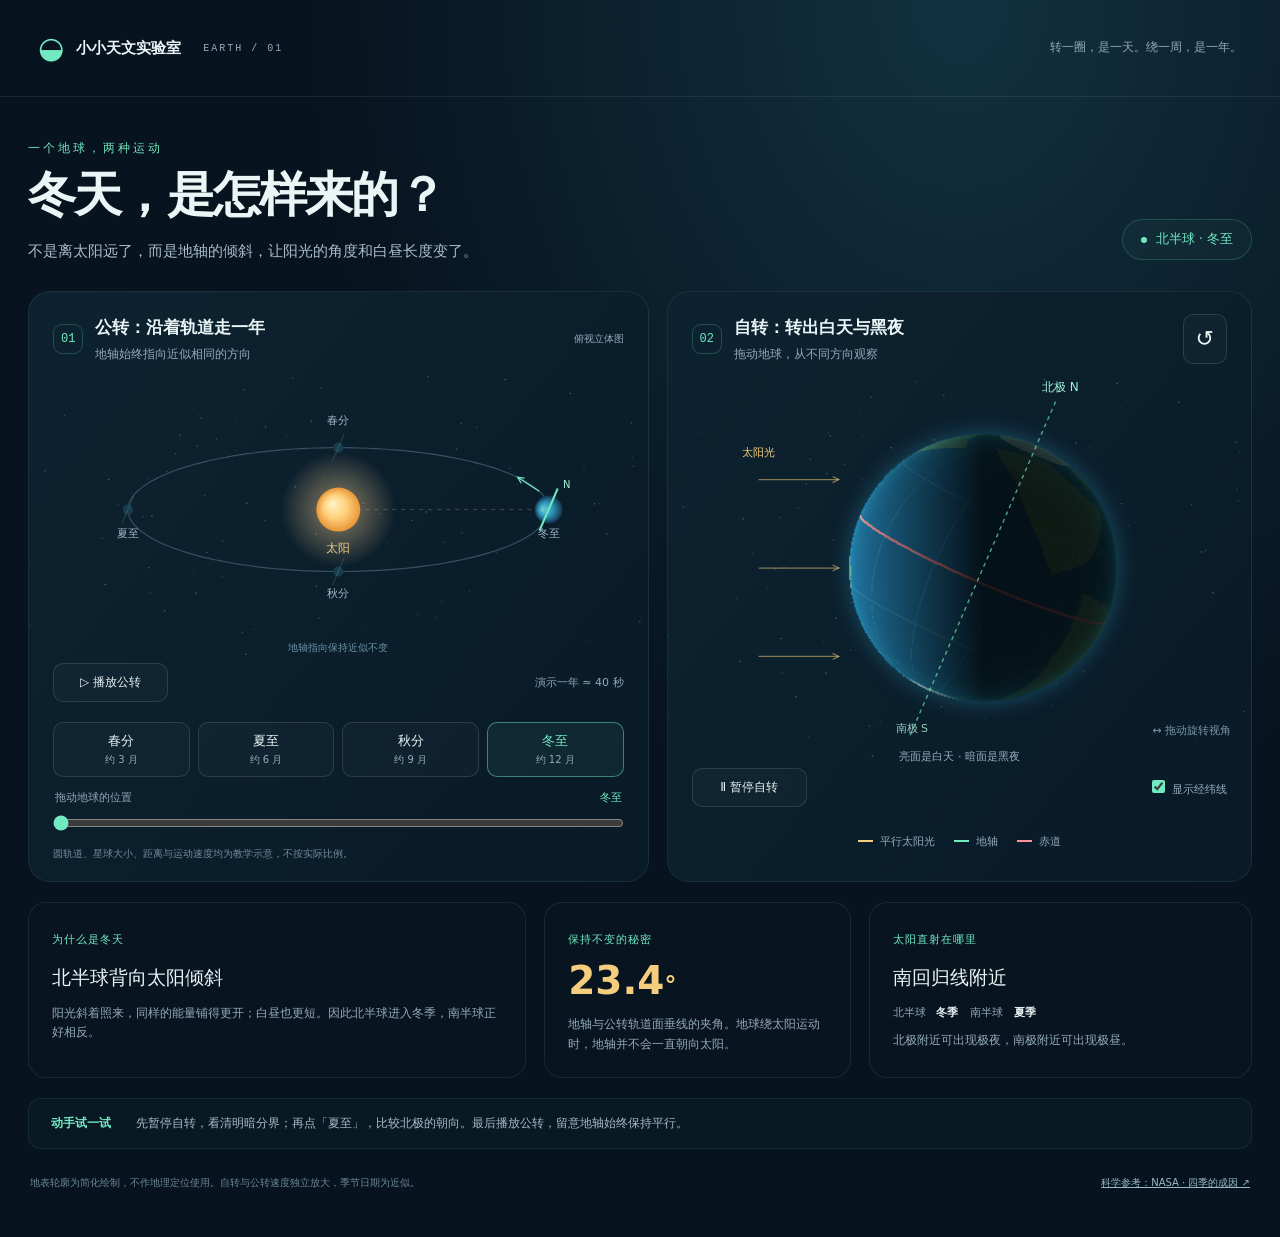
<file: earth-motion-3d/index.html>
<!doctype html><html lang="zh-CN"><head><meta charset="UTF-8"><meta name="viewport" content="width=device-width,initial-scale=1"><meta name="theme-color" content="#07131f"><title>地球的两种舞步 · 3D 天文实验室</title><link rel="stylesheet" href="style.css"></head><body>
<header><a class="brand" href="#"><span class="brand-icon">◒</span> 小小天文实验室 <span class="tag">EARTH / 01</span></a><span class="header-note">转一圈，是一天。绕一周，是一年。</span></header>
<main><section class="intro"><div><p class="eyebrow">一个地球，两种运动</p><h1>冬天，是怎样来的？</h1><p class="lead">不是离太阳远了，而是地轴的倾斜，让阳光的角度和白昼长度变了。</p></div><div class="season-pill"><i></i><span id="seasonLabel">北半球 · 冬至</span></div></section>
<section class="lab"><div class="orbital panel"><div class="panel-title"><span class="number">01</span><div><h2>公转：沿着轨道走一年</h2><p>地轴始终指向近似相同的方向</p></div><span class="live">俯视立体图</span></div><canvas id="orbit" aria-label="太阳居中，地球沿轨道公转的三维示意图"></canvas><div class="orbit-controls"><button id="orbitPlay" aria-pressed="false">▷ 播放公转</button><span>演示一年 ≈ 40 秒</span></div><div class="seasons" role="group" aria-label="选择节气"><button data-angle="90">春分<small>约 3 月</small></button><button data-angle="180">夏至<small>约 6 月</small></button><button data-angle="270">秋分<small>约 9 月</small></button><button data-angle="0" class="active">冬至<small>约 12 月</small></button></div><label class="range-label" for="year">拖动地球的位置 <span id="phase">冬至</span></label><input type="range" id="year" min="0" max="359" value="0" aria-label="公转位置"><p class="scale-note">圆轨道、星球大小、距离与运动速度均为教学示意，不按实际比例。</p></div>
<div class="earth panel"><div class="panel-title"><span class="number">02</span><div><h2>自转：转出白天与黑夜</h2><p>拖动地球，从不同方向观察</p></div><button class="icon" id="reset" aria-label="恢复观察视角">↺</button></div><div class="globe-wrap"><canvas id="globe" aria-label="可拖动的三维地球，显示日照、地轴和赤道"></canvas><span class="drag-hint">↔ 拖动旋转视角</span></div><div class="globe-controls"><button id="spinPlay" aria-pressed="true">Ⅱ 暂停自转</button><label><input id="lines" type="checkbox" checked> 显示经纬线</label></div><div class="legend"><span><i class="yellow"></i>平行太阳光</span><span><i class="mint"></i>地轴</span><span><i class="coral"></i>赤道</span></div></div></section>
<section class="insights"><article><span class="mini">为什么是冬天</span><h3 id="reasonTitle">北半球背向太阳倾斜</h3><p id="reason">阳光斜着照来，同样的能量铺得更开；白昼也更短。因此北半球进入冬季，南半球正好相反。</p></article><article><span class="mini">保持不变的秘密</span><div class="big">23.4<span>°</span></div><p>地轴与公转轨道面垂线的夹角。地球绕太阳运动时，地轴并不会一直朝向太阳。</p></article><article><span class="mini">太阳直射在哪里</span><h3 id="direct">南回归线附近</h3><div class="hemispheres"><span>北半球 <b id="north">冬季</b></span><span>南半球 <b id="south">夏季</b></span></div><p id="dayNote">北极附近可出现极夜，南极附近可出现极昼。</p></article></section>
<section class="try"><strong>动手试一试</strong><p>先暂停自转，看清明暗分界；再点「夏至」，比较北极的朝向。最后播放公转，留意地轴始终保持平行。</p></section>
<footer>地表轮廓为简化绘制，不作地理定位使用。自转与公转速度独立放大，季节日期为近似。<a href="https://spaceplace.nasa.gov/seasons/en/" target="_blank" rel="noopener">科学参考：NASA · 四季的成因 ↗</a></footer></main><script src="app.js"></script></body></html>
</file>
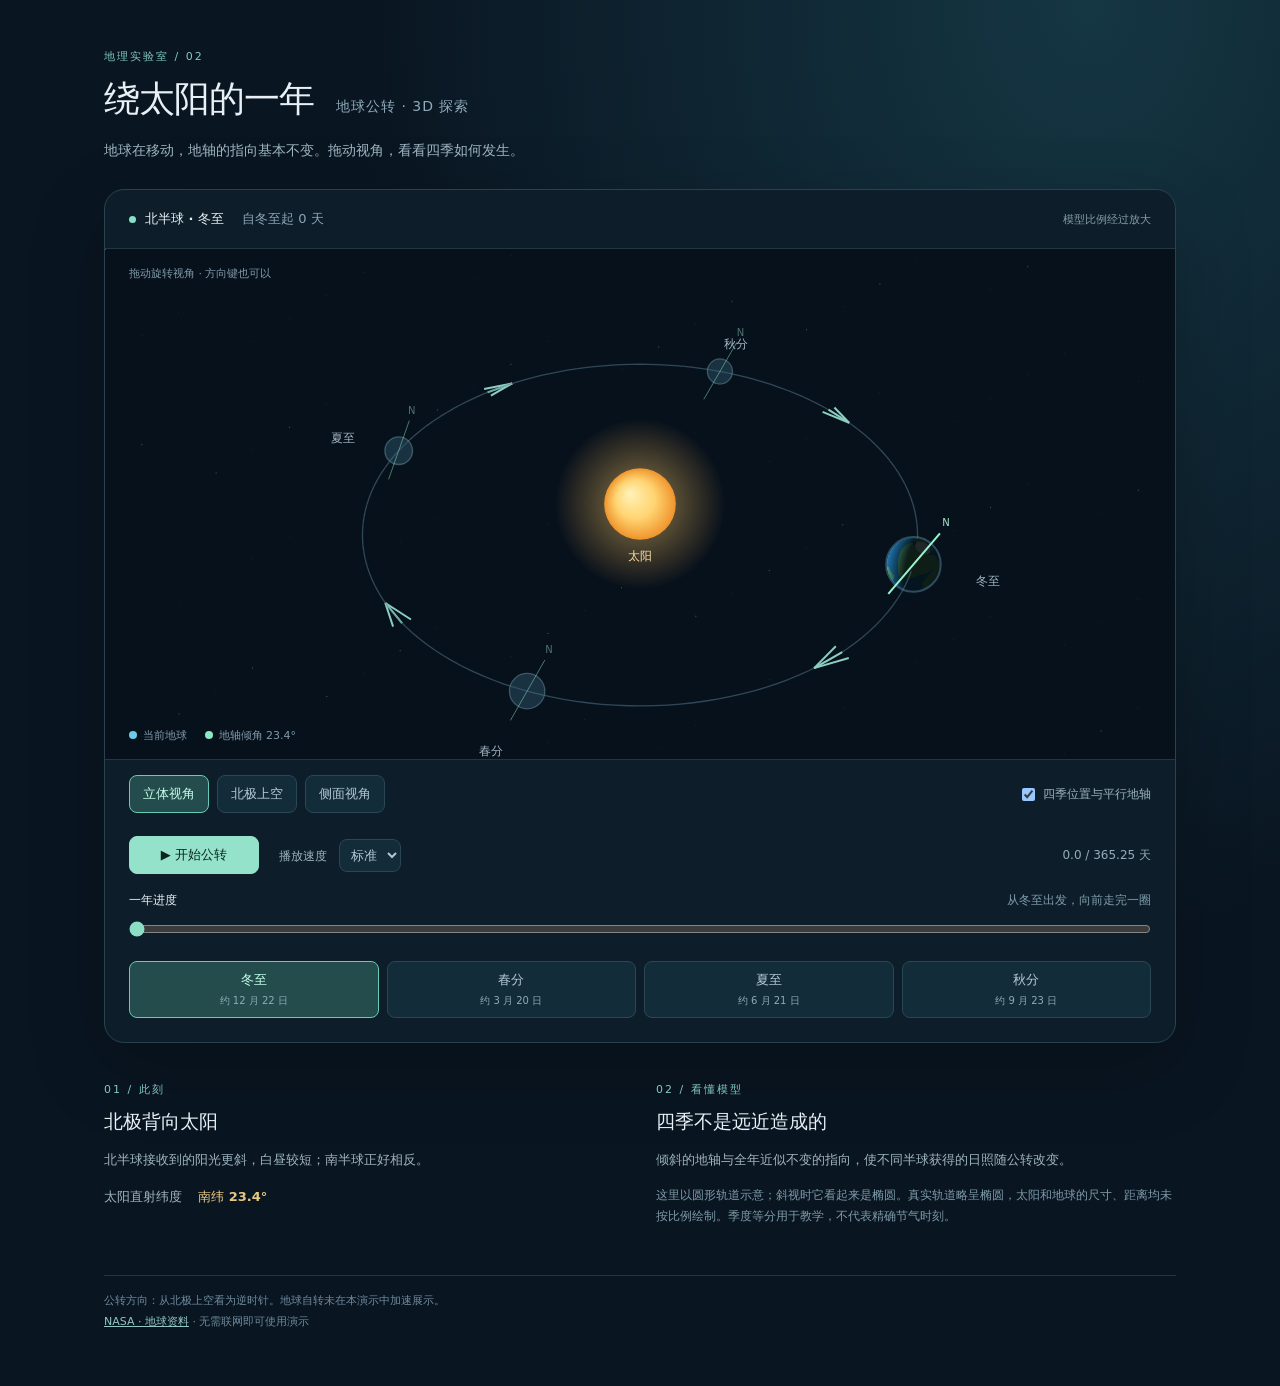
<file: earth-orbit-3d/index.html>
<!doctype html>
<html lang="zh-CN">
<head>
<meta charset="utf-8"><meta name="viewport" content="width=device-width, initial-scale=1">
<meta name="theme-color" content="#091521"><title>绕太阳的一年 · 地球公转 3D</title>
<link rel="stylesheet" href="style.css">
<script defer src="model.js"></script><script defer src="app.js"></script>
</head>
<body>
<main>
<header><p class="eyebrow">地理实验室 / 02</p><h1>绕太阳的一年<span>地球公转 · 3D 探索</span></h1><p class="intro">地球在移动，地轴的指向基本不变。拖动视角，看看四季如何发生。</p></header>
<section class="experiment" aria-label="地球公转交互演示">
<div class="scene-head"><div><span class="dot"></span><strong id="season">北半球 · 冬至</strong><span id="day">自冬至起 0 天</span></div><span class="badge">模型比例经过放大</span></div>
<div class="viewport"><canvas id="scene" tabindex="0" role="img" aria-label="三维地球公转模型。拖动改变视角，也可用方向键旋转，或使用下方视角按钮。"></canvas><div class="hint">拖动旋转视角 · 方向键也可以</div><div class="legend"><span class="earth-key"></span>当前地球 <span class="axis-key"></span>地轴倾角 23.4°</div></div>
<div class="view-controls" aria-label="视角控制"><button data-view="oblique" aria-pressed="true">立体视角</button><button data-view="top" aria-pressed="false">北极上空</button><button data-view="side" aria-pressed="false">侧面视角</button><label><input id="ghosts" type="checkbox" checked> 四季位置与平行地轴</label></div>
<div class="transport"><button id="play" class="primary" aria-pressed="false">▶ 开始公转</button><label class="speed">播放速度 <select id="speed"><option value="0.12">慢速</option><option value="0.25" selected>标准</option><option value="0.6">快速</option></select></label><output id="progress">0 / 365.25 天</output></div>
<label class="timeline-label" for="timeline">一年进度 <span>从冬至出发，向前走完一圈</span></label><input id="timeline" class="timeline" type="range" min="0" max="365.25" step="0.25" value="0" aria-valuetext="自冬至起 0 天">
<div class="seasons"><button data-phase="0" aria-pressed="true"><b>冬至</b><span>约 12 月 22 日</span></button><button data-phase="1" aria-pressed="false"><b>春分</b><span>约 3 月 20 日</span></button><button data-phase="2" aria-pressed="false"><b>夏至</b><span>约 6 月 21 日</span></button><button data-phase="3" aria-pressed="false"><b>秋分</b><span>约 9 月 23 日</span></button></div>
</section>
<section class="notes"><article><span class="number">01 / 此刻</span><h2 id="explain-title">北极背向太阳</h2><p id="explain">北半球接收到的阳光更斜，白昼较短；南半球正好相反。</p><p class="metric">太阳直射纬度 <strong id="declination">南纬 23.4°</strong></p></article><article><span class="number">02 / 看懂模型</span><h2>四季不是远近造成的</h2><p>倾斜的地轴与全年近似不变的指向，使不同半球获得的日照随公转改变。</p><p class="fine">这里以圆形轨道示意；斜视时它看起来是椭圆。真实轨道略呈椭圆，太阳和地球的尺寸、距离均未按比例绘制。季度等分用于教学，不代表精确节气时刻。</p></article></section>
<footer>公转方向：从北极上空看为逆时针。地球自转未在本演示中加速展示。<br><a href="https://science.nasa.gov/earth/facts/" target="_blank" rel="noopener noreferrer">NASA · 地球资料</a> · 无需联网即可使用演示</footer>
</main></body></html>
</file>
<file: earth-motion-3d/style.css>
:root{color-scheme:dark;--bg:#07131f;--panel:#0b1d2a;--muted:#93aabb;--text:#eaf5f5;--mint:#72e9c1;--gold:#f4cd7d}*{box-sizing:border-box}body{margin:0;background:radial-gradient(ellipse at 75% 0,#123140 0,transparent 48%),var(--bg);font:15px/1.6 system-ui,-apple-system,'Segoe UI',sans-serif;color:var(--text)}header{max-width:1400px;margin:auto;padding:24px 38px;display:flex;align-items:center;justify-content:space-between;border-bottom:1px solid #ffffff12}.brand{display:flex;gap:12px;align-items:center;text-decoration:none;color:var(--text);font-weight:650}.brand-icon{color:var(--mint);font-size:30px}.tag{font:10px monospace;letter-spacing:2px;color:var(--muted);margin-left:10px}.header-note{font-size:12px;color:var(--muted)}main{max-width:1320px;margin:auto;padding:42px 28px 20px}.intro{display:flex;align-items:end;justify-content:space-between;gap:20px;margin-bottom:28px}.eyebrow{color:var(--mint);font-size:12px;letter-spacing:3px;margin:0 0 8px}h1{font-size:clamp(30px,4vw,48px);letter-spacing:-1.8px;line-height:1.2;margin:0 0 15px;font-weight:650}.lead{color:#a9bdc9;max-width:580px;margin:0}.season-pill{border:1px solid #70e9c130;background:#72e9c108;border-radius:24px;white-space:nowrap;padding:9px 18px;color:var(--mint);font-size:13px;margin-bottom:3px}.season-pill i{display:inline-block;width:6px;height:6px;background:var(--mint);border-radius:100%;margin-right:9px}.lab{display:grid;grid-template-columns:1.06fr 1fr;gap:18px}.panel{background:linear-gradient(130deg,#0d2230,#091a28);border:1px solid #b4e5ee16;border-radius:22px;overflow:hidden}.panel-title{display:flex;gap:12px;align-items:center;padding:22px 24px 4px}.number{font:12px monospace;color:var(--mint);border:1px solid #72e9c13a;border-radius:9px;padding:7px}h2{font-size:17px;margin:0;font-weight:600}.panel-title p{color:var(--muted);font-size:12px;margin:4px 0 0}.live{font-size:10px;color:var(--muted);margin-left:auto}.panel-title .icon{margin-left:auto;padding:6px 12px;font-size:22px}canvas{display:block;width:100%;touch-action:none}#orbit{height:295px}#globe{height:400px;cursor:grab}.globe-wrap{position:relative}.drag-hint{position:absolute;bottom:29px;right:20px;color:#7895a9;font-size:11px;pointer-events:none}button{font:inherit;border-radius:10px;cursor:pointer;border:1px solid #ffffff1f;background:#ffffff06;color:var(--text);padding:9px 14px;transition:.15s}button:hover{background:#ffffff13;border-color:#72e9c15a}button:focus-visible,input:focus-visible{outline:2px solid var(--mint);outline-offset:3px}.orbit-controls,.globe-controls{display:flex;justify-content:space-between;align-items:center;padding:0 24px 12px;gap:12px}.orbit-controls>span,.globe-controls label{font-size:11px;color:var(--muted)}#spinPlay,#orbitPlay{font-size:12px;min-width:115px}.seasons{display:grid;grid-template-columns:repeat(4,1fr);gap:8px;padding:0 24px;margin:8px 0 12px}.seasons button{font-size:13px;padding:8px}.seasons small{display:block;color:var(--muted);font-size:10px}.seasons button.active{border-color:#72e9c177;background:#72e9c110;color:var(--mint)}.range-label{display:flex;justify-content:space-between;color:var(--muted);font-size:11px;padding:0 26px}.range-label span{color:var(--mint)}input[type=range]{width:calc(100% - 48px);margin:8px 24px 0;accent-color:var(--mint)}input[type=checkbox]{accent-color:var(--mint)}.scale-note{font-size:10px;color:#718b9d;margin:8px 24px 19px}.legend{display:flex;gap:19px;justify-content:center;color:var(--muted);font-size:11px;padding:14px 15px 20px}.legend i{display:inline-block;width:15px;height:2px;margin:0 7px 3px 0}.yellow{background:var(--gold)}.mint{background:var(--mint)}.coral{background:#fd9298}.insights{display:grid;grid-template-columns:1.3fr .8fr 1fr;gap:18px;margin:20px 0}.insights article{border:1px solid #ffffff13;border-radius:18px;padding:23px;background:#ffffff02}.mini{font-size:11px;color:var(--mint);letter-spacing:1px}h3{font-size:19px;font-weight:550;margin:12px 0}.insights p{font-size:12px;color:var(--muted);margin:9px 0 0}.big{font-size:39px;font-weight:550;line-height:1.3;margin:6px 0;color:var(--gold)}.big span{font-size:24px}.hemispheres{display:flex;gap:12px;font-size:11px;color:var(--muted)}.hemispheres b{color:var(--text);margin-left:7px}.try{display:flex;gap:25px;padding:15px 22px;background:#72e9c107;border:1px solid #72e9c118;border-radius:13px;align-items:center}.try strong{color:var(--mint);white-space:nowrap;font-size:12px}.try p{color:#a5bbc7;font-size:12px;margin:0}footer{display:flex;justify-content:space-between;gap:20px;color:#6d8798;font-size:10px;margin:26px 2px}footer a{color:#9ab9c8;white-space:nowrap}@media(max-width:760px){header{padding:16px 20px}.header-note,.tag{display:none}main{padding:28px 16px 15px}.intro{align-items:start;flex-direction:column;gap:16px}.lead{font-size:13px}.lab{grid-template-columns:1fr}.earth{grid-row:1}.panel-title{padding:18px 18px 4px}#globe{height:335px}#orbit{height:250px}.insights{grid-template-columns:1fr}.insights article{padding:18px}.try{align-items:start;gap:14px;flex-direction:column}.try p{font-size:12px}footer{flex-direction:column}.live{display:none}.legend{padding-top:6px}.season-pill{font-size:12px}}@media(prefers-reduced-motion:reduce){*{scroll-behavior:auto!important}}
</file>
<file: earth-orbit-3d/style.css>
:root{color-scheme:dark;font-family:system-ui,-apple-system,"Segoe UI",sans-serif;color:#e8f0f6;background:#091521;font-synthesis:none}*{box-sizing:border-box}body{margin:0;background:radial-gradient(ellipse at 85% 0,#153643 0,transparent 48%)}main{max-width:1120px;margin:auto;padding:38px 24px}header{margin-bottom:26px}.eyebrow,.number{font-size:11px;letter-spacing:2px;color:#81c9c2}h1{font-size:36px;letter-spacing:-1px;margin:10px 0}h1 span{display:inline-block;font-size:14px;font-weight:400;letter-spacing:1px;color:#90aaba;margin-left:22px}.intro{font-size:14px;color:#9eb4c1;line-height:1.8}.experiment{border:1px solid #29424f;border-radius:20px;background:#0d1e2a;overflow:hidden;box-shadow:0 25px 80px #0003}.scene-head{padding:20px 24px;display:flex;justify-content:space-between;gap:12px;align-items:center;border-bottom:1px solid #213744;font-size:13px}.scene-head #day{margin-left:18px;color:#8ba5b7;font-variant-numeric:tabular-nums}.dot{display:inline-block;width:7px;height:7px;background:#86e0c7;border-radius:100%;margin-right:9px}.badge{color:#859ba9;font-size:11px}.viewport{position:relative;height:510px;background:#07111c}canvas{display:block;width:100%;height:100%;touch-action:none;cursor:grab}canvas:active{cursor:grabbing}.hint,.legend{position:absolute;pointer-events:none;color:#8099aa;font-size:11px}.hint{left:24px;top:17px}.legend{bottom:16px;left:24px}.earth-key,.axis-key{display:inline-block;width:8px;height:8px;margin:0 6px 0 14px;border-radius:50%;background:#6dcbe7}.earth-key{margin-left:0}.axis-key{background:#8de7c3}.view-controls{padding:15px 24px;display:flex;gap:8px;flex-wrap:wrap;border-top:1px solid #213744;align-items:center}.view-controls label{margin-left:auto;color:#9bb2bf;font-size:12px;display:flex;align-items:center;gap:5px}button,select{font:inherit;font-size:13px;color:#b3c8d4;background:#132c39;border:1px solid #294754;border-radius:8px;padding:9px 13px;cursor:pointer}button:hover{background:#214454;color:#fff}button[aria-pressed=true]{background:#244c4c;border-color:#67cbb5;color:#c3ffe9}button:focus-visible,select:focus-visible,input:focus-visible,canvas:focus-visible{outline:2px solid #ffcc6d;outline-offset:3px}.transport{padding:8px 24px 18px;display:flex;align-items:center;gap:20px}.primary{background:#93e2c9;color:#09251e;border-color:#93e2c9;font-weight:650;min-width:130px}.primary:hover{background:#b5f4dd;color:#09251e}.speed{font-size:12px;color:#9cb2bf}.speed select{margin-left:8px;padding:7px}output{margin-left:auto;font-size:12px;font-variant-numeric:tabular-nums;color:#92acba}.timeline-label{display:flex;justify-content:space-between;font-size:12px;margin:0 24px 8px}.timeline-label span{color:#7f9dac}.timeline{display:block;width:calc(100% - 48px);margin:12px 24px;accent-color:#8bddc5;cursor:pointer}.seasons{display:grid;grid-template-columns:repeat(4,1fr);gap:8px;padding:12px 24px 24px}.seasons button{display:flex;flex-direction:column;align-items:center;gap:5px}.seasons b{font-size:13px}.seasons span{font-size:10px;color:#8eabb8}.notes{display:grid;grid-template-columns:1fr 1fr;gap:32px;margin:30px 0}.notes article{padding:5px 0}h2{font-size:19px;margin:12px 0}.notes p{color:#9fb4c0;font-size:13px;line-height:1.8}.notes .fine{font-size:12px;color:#7f9aa9}.metric strong{color:#e8c984;margin-left:12px}footer{font-size:11px;line-height:1.9;color:#6f8b9d;padding:15px 0;border-top:1px solid #203542}a{color:#92c6c2}@media(max-width:640px){main{padding:24px 12px}h1{font-size:29px}h1 span{display:block;margin:10px 0 0;font-size:12px}.intro{font-size:12px}.viewport{height:410px}.scene-head{padding:16px 14px}.scene-head #day{display:block;margin:8px 0 0 16px}.badge{font-size:10px}.hint{left:14px}.view-controls{padding:12px 14px;gap:6px}.view-controls label{width:100%;margin:8px 0 0}.transport{padding:8px 14px 18px;gap:10px;flex-wrap:wrap}.transport output{font-size:11px}.speed{font-size:11px}.primary{min-width:113px;padding:9px}.timeline-label{margin:0 14px 8px;font-size:11px}.timeline-label span{font-size:10px}.timeline{width:calc(100% - 28px);margin:12px 14px}.seasons{padding:12px 14px 18px;gap:5px}.seasons button{padding:9px 3px}.seasons span{font-size:9px}.notes{grid-template-columns:1fr;gap:12px;margin:24px 8px}.legend{left:14px;font-size:10px}}
</file>
